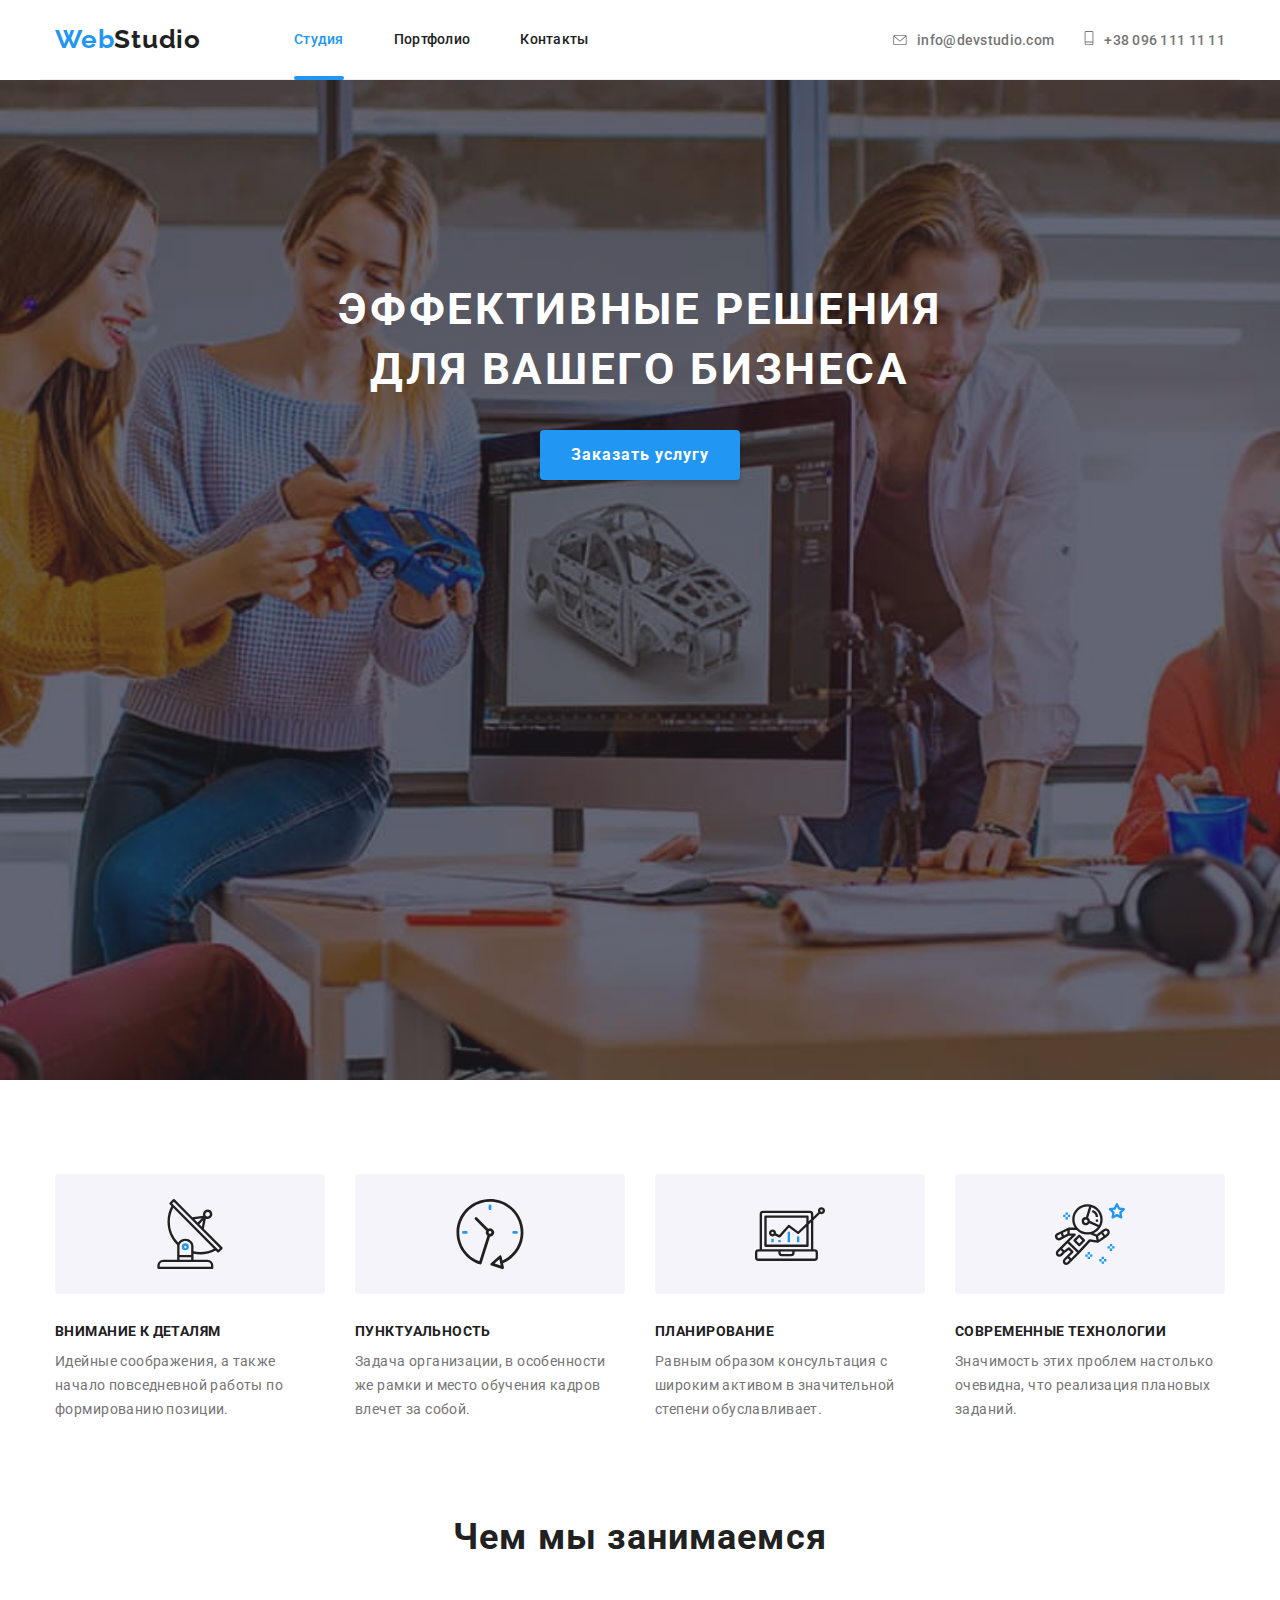
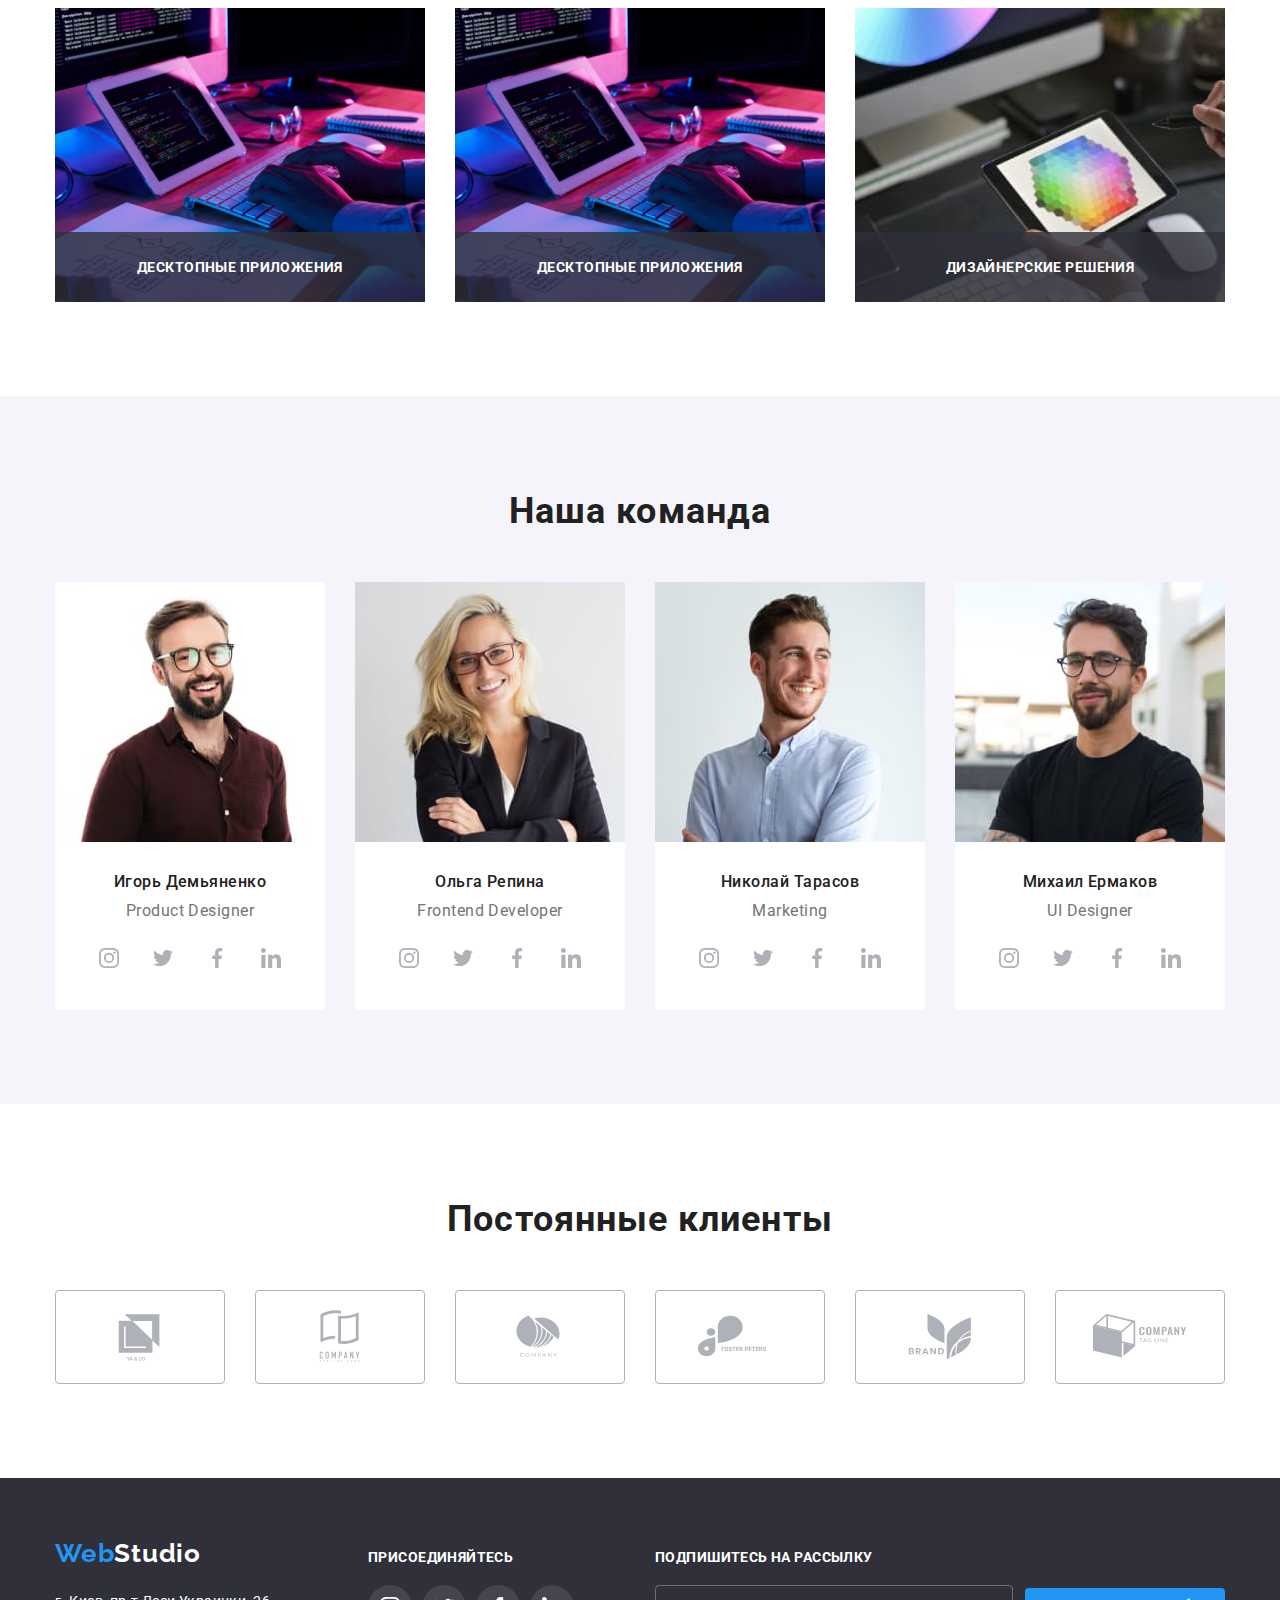
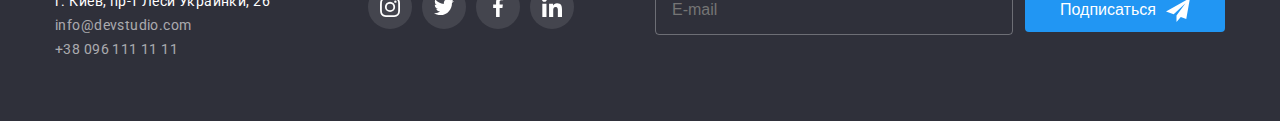
<file: index.html>
<!DOCTYPE html>
<html lang="ru">
<head>
    <meta charset="UTF-8">
    <meta http-equiv="X-UA-Compatible" content="IE=edge">
    <meta name="viewport" content="width=device-width, initial-scale=1.0">
    <title>Document</title>
    <link rel="preconnect" href="https://fonts.googleapis.com">
    <link rel="preconnect" href="https://fonts.gstatic.com" crossorigin>
    <link rel="preconnect" href="https://fonts.googleapis.com">
    <link rel="preconnect" href="https://fonts.gstatic.com" crossorigin>
    <link href="https://fonts.googleapis.com/css2?family=Raleway:wght@700&family=Roboto:wght@400;500;700;900&display=swap"
        rel="stylesheet">
    <link rel="stylesheet" href="https://cdnjs.cloudflare.com/ajax/libs/modern-normalize/1.1.0/modern-normalize.min.css" integrity="sha512-wpPYUAdjBVSE4KJnH1VR1HeZfpl1ub8YT/NKx4PuQ5NmX2tKuGu6U/JRp5y+Y8XG2tV+wKQpNHVUX03MfMFn9Q==" crossorigin="anonymous" referrerpolicy="no-referrer" />
    <link rel="stylesheet" href="./css/main.min.css">
</head>
<body>
        <!--Header-->
        <header class="header container">
                <nav class="nav">

                    <a class="logo header__logo" href="./index.html"><span class="logo__accent">Web</span>Studio</a>
                    
                    <button class="mob-menu-btn" type="button" data-menu-button>
                        <svg width="40" height="40" 
                        aria-expanded="false" 
                        aria-label="Переключатель мобильного меню"
                            aria-controls="menu-container">
                            <use class="icon-menu" href="./images/symbol-defs.svg#icon-menu_40px"></use>
                            <use class="icon-cross" href="./images/symbol-defs.svg#icon-close_40px"></use>
                        </svg>
                    </button>

                    <div class="menu-container" id="menu-container" data-menu>
                        <ul class="site-nav list">
                            <li class="site-nav__item"><a href="./index.html" class="current-page">Студия</a></li>
                            <li class="site-nav__item"> <a href="./portfolio.html">Портфолио</a></li>
                            <li class="site-nav__item"> <a href="">Контакты</a></li>
                        </ul>
                        <ul class="contacts list">
                            <li class="contacts__item">
                                <a href="mailto:info@devstudio.com" class="contacts__mail"><svg class="contacts__icon envelope">
                                        <use href="./images/symbol-defs.svg#icon-envelope"></use>
                                    </svg>info@devstudio.com</a>
                            </li>
                            <li class="contacts__item">
                                <a href="tel:+380961111111" class="contacts__tel"><svg class="contacts__icon mobile">
                                        <use href="./images/symbol-defs.svg#icon-mobile"></use>
                                    </svg>+38 096 111 11 11</a>
                            </li>
                        </ul>
                        <ul class="list mob-menu-socials">
                            <li class="mob-menu-social-page">
                                <a href="">Instagram</a>
                            </li>
                            <li class="mob-menu-social-page">
                                <a href="">Twitter</a>
                            </li>
                            <li class="mob-menu-social-page">
                                <a href="">Facebook</a>
                            </li>
                            <li class="mob-menu-social-page">
                                <a href="">LinkedIn</a>
                            </li>
                        </ul>
                    </div>
                </nav> 
            
        </header>
    
        <!--Main-->
        <main>
            <!--Hero-->
            <section class="hero">
                <h1 class="hero__title">Эффективные решения<br/> для вашего бизнеса</h1>
                <button class="button" type="button" data-modal-open>Заказать услугу</button>
            </section>
        
            <!--Features-->
            <section class="section">
                <div class="container">
                    <h2 class="visually-hidden">Подход к работе</h2>
                    <ul class="list features">
                        <li class="features__item">
                            <div class="features__icon-box">
                                <svg class="features__icon">
                                    <use href="./images/symbol-defs.svg#icon-antenna"></use>
                                </svg>
                            </div>
                            <h3 class="features__item-title">Внимание к деталям</h3>
                            <p class="features__item-text">Идейные соображения, а также начало повседневной работы по формированию
                                позиции.</p>
                        </li>
                        <li class="features__item">
                            <div class="features__icon-box">
                                <svg class="features__icon">
                                    <use href="./images/symbol-defs.svg#icon-clock"></use>
                                </svg>
                            </div>
                            <h3 class="features__item-title">Пунктуальность</h3>
                            <p class="features__item-text">Задача организации, в особенности же рамки и место обучения кадров влечет
                                за собой.</p>
                        </li>
                        <li class="features__item">
                            <div class="features__icon-box">
                                <svg class="features__icon">
                                    <use href="./images/symbol-defs.svg#icon-diagram"></use>
                                </svg>
                            </div>
                            <h3 class="features__item-title">Планирование</h3>
                            <p class="features__item-text">Равным образом консультация с широким активом в значительной степени
                                обуславливает.</p>
                        </li>
                        <li class="features__item">
                            <div class="features__icon-box">
                                <svg class="features__icon">
                                    <use href="./images/symbol-defs.svg#icon-astronaut"></use>
                                </svg>
                            </div>
                            <h3 class="features__item-title">Современные технологии</h3>
                            <p class="features__item-text">Значимость этих проблем настолько очевидна, что реализация плановых
                                заданий.</p>
                        </li>
                    </ul>
                </div>
            </section>
        
            <!--Чем мы занимаемся-->
            <section class="section work-examples">
                <div class="container">
                    <h2 class="section__title">Чем мы занимаемся</h2>
                    <ul class="list work-examples__list">
                        <li class="work-examples__item">
                            <div class="work-examples__card">
                                <picture>
                                    <source srcset="
                                    ./images/works1.jpg 1x,
                                    ./images/works1_2x.jpg 2x" media="(min-width: 1200px)" />
                                
                                    <img src="./images/works1_2x.jpg" alt="programer-working-his-desk-office" width="370px" />
                                </picture>
                                
                                <p class="work-examples__text">Десктопные приложения</p> 
                            </div>
                        </li>
                        <li class="work-examples__item">
                                <div class="work-examples__card">
                                    <picture>
                                        <source srcset="
                                        ./images/works1_2x.jpg 1x,
                                        ./images/works2_2x.jpg 2x" 
                                        media="(min-width: 1200px)" />
                                    
                                        <img src="./images/works2_2x.jpg" alt="designers-are-developing-application" width="370px" />
                                    </picture>
                                    
                                    <p class="work-examples__text">Десктопные приложения</p>
                                </div>
                        </li>
                        <li class="work-examples__item">
                            <div class="work-examples__card">
                                <picture>
                                    <source srcset="
                                    ./images/works3.jpg 1x,
                                    ./images/works3_2x.jpg 2x" 
                                    media="(min-width: 1200px)" />
                                
                                    <img src="./images/works3_2x.jpg" alt="creative-artist" width="370px" />
                                </picture>

                                <p class="work-examples__text">Дизайнерские решения</p>
                            </div>
                        </li>
                    </ul>
                </div>
            </section>
        
            <!--Наша команда-->
            <section class="section team">
                <div class="container">
                    <h2 class="section__title">Наша команда</h2>
                    <ul class="list team__list">
                        <li class="teammember">
                            <picture>
                                <source srcset="
                                                            ./images/team1_desktop.jpg 1x,
                                                            ./images/team1_desktop_2x.jpg 2x" media="(min-width: 1200px)" />
                                <source srcset="
                                                            ./images/team1_tablet.jpg 1x,
                                                            ./images/team1_tablet_2x.jpg 2x" media="(min-width: 768px)" />
                                <source srcset="
                                                            ./images/team1_mob.jpg 1x,
                                                            ./images/team1_mob_2x.jpg 2x" media="(min-width: 480px)" />
                            
                                <img src="./images/team1_mob_2x.jpg" alt="Игорь Демьяненко" width="450px" />
                            </picture>

                            <div class="teammember__card">
                                <h3 class="teammember__name">Игорь Демьяненко</h3>
                                <p class="teammember__role" lang="en">Product Designer</p>
                                <ul class="list socials teammember__socials">
                                    <li class="socials__item">
                                        <a href="" class="socials__icon-box">
                                            <svg class="socials__icon">
                                                <use href="./images/symbol-defs.svg#icon-instagram"></use>
                                            </svg>
                                        </a>
                                    </li>
                                    <li class="socials__item">
                                        <a href="" class="socials__icon-box">
                                            <svg class="socials__icon">
                                                <use href="./images/symbol-defs.svg#icon-twitter"></use>
                                            </svg>
                                        </a>
                                    </li>
                                    <li class="socials__item">
                                        <a href="" class="socials__icon-box">
                                            <svg class="socials__icon">
                                                <use href="./images/symbol-defs.svg#icon-facebook"></use>
                                            </svg>
                                        </a>
                                    </li>
                                    <li class="socials__item">
                                        <a href="" class="socials__icon-box">
                                            <svg class="socials__icon">
                                                <use href="./images/symbol-defs.svg#icon-linkedin"></use>
                                            </svg>
                                        </a>
                                    </li>
                                </ul>
                            </div>
                        </li>
                        <li class="teammember">
                            <picture>
                                <source srcset="
                                                                                        ./images/team2_desktop.jpg 1x,
                                                                                        ./images/team2_desktop_2x.jpg 2x"
                                    media="(min-width: 1200px)" />
                                <source srcset="
                                                                                        ./images/team2_tablet.jpg 1x,
                                                                                        ./images/team2_tablet_2x.jpg 2x"
                                    media="(min-width: 768px)" />
                                <source srcset="
                                                                                        ./images/team2_mob.jpg 1x,
                                                                                        ./images/team2_mob_2x.jpg 2x" media="(min-width: 480px)" />
                            
                                <img src="./images/team2_mob_2x.jpg" alt="Ольга Репина" width="450px" />
                            </picture>

                            <div class="teammember__card">
                            <h3 class="teammember__name">Ольга Репина</h3>
                            <p class="teammember__role" lang="en">Frontend Developer</p>
                            <ul class="list socials teammember__socials">
                                <li class="socials__item">
                                    <a href="" class="socials__icon-box">
                                        <svg class="socials__icon">
                                            <use href="./images/symbol-defs.svg#icon-instagram"></use>
                                        </svg>
                                    </a>
                                </li>
                                <li class="socials__item">
                                    <a href="" class="socials__icon-box">
                                        <svg class="socials__icon">
                                            <use href="./images/symbol-defs.svg#icon-twitter"></use>
                                        </svg>
                                    </a>
                                </li>
                                <li class="socials__item">
                                    <a href="" class="socials__icon-box">
                                        <svg class="socials__icon">
                                            <use href="./images/symbol-defs.svg#icon-facebook"></use>
                                        </svg>
                                    </a>
                                </li>
                                <li class="socials__item">
                                    <a href="" class="socials__icon-box">
                                        <svg class="socials__icon">
                                            <use href="./images/symbol-defs.svg#icon-linkedin"></use>
                                        </svg>
                                    </a>
                                </li>
                            </ul>
                            </div>
                        </li>
                        <li class="teammember">
                            <picture>
                                <source srcset="
                                                                                        ./images/team3_desktop.jpg 1x,
                                                                                        ./images/team3_desktop_2x.jpg 2x"
                                    media="(min-width: 1200px)" />
                                <source srcset="
                                                                                        ./images/team3_tablet.jpg 1x,
                                                                                        ./images/team3_tablet_2x.jpg 2x"
                                    media="(min-width: 768px)" />
                                <source srcset="
                                                                                        ./images/team3_mob.jpg 1x,
                                                                                        ./images/team3_mob_2x.jpg 2x" media="(min-width: 480px)" />
                            
                                <img src="./images/team3_mob_2x.jpg" alt="Николай Тарасов" width="450px" />
                            </picture>
                            <div class="teammember__card">
                            <h3 class="teammember__name">Николай Тарасов</h3>
                            <p class="teammember__role" lang="en">Marketing</p>
                            <ul class="list socials teammember__socials">
                                <li class="socials__item">
                                    <a href="" class="socials__icon-box">
                                        <svg class="socials__icon">
                                            <use href="./images/symbol-defs.svg#icon-instagram"></use>
                                        </svg>
                                    </a>
                                </li>
                                <li class="socials__item">
                                    <a href="" class="socials__icon-box">
                                        <svg class="socials__icon">
                                            <use href="./images/symbol-defs.svg#icon-twitter"></use>
                                        </svg>
                                    </a>
                                </li>
                                <li class="socials__item">
                                    <a href="" class="socials__icon-box">
                                        <svg class="socials__icon">
                                            <use href="./images/symbol-defs.svg#icon-facebook"></use>
                                        </svg>
                                    </a>
                                </li>
                                <li class="socials__item">
                                    <a href="" class="socials__icon-box">
                                        <svg class="socials__icon">
                                            <use href="./images/symbol-defs.svg#icon-linkedin"></use>
                                        </svg>
                                    </a>
                                </li>
                            </ul>
                            </div>
                        </li>
                        <li class="teammember">
                            <picture>
                                <source srcset="
                                                                                        ./images/team4_desktop.jpg 1x,
                                                                                        ./images/team4_desktop_2x.jpg 2x"
                                    media="(min-width: 1200px)" />
                                <source srcset="
                                                                                        ./images/team4_tablet.jpg 1x,
                                                                                        ./images/team4_tablet_2x.jpg 2x"
                                    media="(min-width: 768px)" />
                                <source srcset="
                                                                                        ./images/team4_mob.jpg 1x,
                                                                                        ./images/team4_mob_2x.jpg 2x" media="(min-width: 480px)" />
                            
                                <img src="./images/team4_mob_2x.jpg" alt="Михаил Ермаков" width="450px" />
                            </picture>
                            <div class="teammember__card">
                            <h3 class="teammember__name">Михаил Ермаков</h3>
                            <p class="teammember__role" lang="en">UI Designer</p>
                            <ul class="list socials teammember__socials">
                                <li class="socials__item">
                                    <a href="" class="socials__icon-box">
                                        <svg class="socials__icon">
                                            <use href="./images/symbol-defs.svg#icon-instagram"></use>
                                        </svg>
                                    </a>
                                </li>
                                <li class="socials__item">
                                    <a href="" class="socials__icon-box">
                                        <svg class="socials__icon">
                                            <use href="./images/symbol-defs.svg#icon-twitter"></use>
                                        </svg>
                                    </a>
                                </li>
                                <li class="socials__item">
                                    <a href="" class="socials__icon-box">
                                        <svg class="socials__icon">
                                            <use href="./images/symbol-defs.svg#icon-facebook"></use>
                                        </svg>
                                    </a>
                                </li>
                                <li class="socials__item">
                                    <a href="" class="socials__icon-box">
                                        <svg class="socials__icon">
                                            <use href="./images/symbol-defs.svg#icon-linkedin"></use>
                                        </svg>
                                    </a>
                                </li>
                            </ul>
                            </div>
                        </li>
                    </ul>
                </div>
            </section>

            <!-- Clients -->
            <section class="section clients">
                <div class="container">
                    <h2 class="section__title">Постоянные клиенты</h2>
                    <ul class="list clients__list">
                        <li class="client">
                            <a href="" class="client__icon-box">
                                <svg class="client__icon">
                                    <use href="./images/symbol-defs.svg#icon-Logo1"></use>
                                </svg>
                            </a>
                        </li>
                        <li class="client">
                            <a href="" class="client__icon-box">
                                <svg class="client__icon">
                                    <use href="./images/symbol-defs.svg#icon-Logo2"></use>
                                </svg>
                            </a>
                        </li>
                        <li class="client">
                            <a href="" class="client__icon-box">
                                <svg class="client__icon">
                                    <use href="./images/symbol-defs.svg#icon-Logo3"></use>
                                </svg>
                            </a>
                        </li>
                        <li class="client">
                            <a href="" class="client__icon-box">
                                <svg class="client__icon">
                                    <use href="./images/symbol-defs.svg#icon-Logo4"></use>
                                </svg>
                            </a>
                        </li>
                        <li class="client">
                            <a href="" class="client__icon-box">
                                <svg class="client__icon">
                                    <use href="./images/symbol-defs.svg#icon-Logo5"></use>
                                </svg>
                            </a>
                        </li>
                        <li class="client">
                            <a href="" class="client__icon-box">
                                <svg class="client__icon">
                                    <use href="./images/symbol-defs.svg#icon-Logo6"></use>
                                </svg>
                            </a>
                        </li>
                    </ul>
                </div>
            </section>
        </main>
        
        
        <!--Footer-->
        
        <footer class="footer">
            <div class="container footer__container">
                <div class="footer__item-first">
                    <a class="logo footer__logo" href="./index.html"> <span class="logo__accent">Web</span>Studio</a>
                    <address class="address">
                        <ul class="list address__list">
                            <li> <a target="_blank" rel="noopener noreferrer" href="https://bit.ly/3ynFUaX"
                                    class="address__post">г. Киев, пр-т Леси Украинки, 26</a></li>
                            <li> <a href="mailto:info@devstudio.com" class="address__contacts">info@devstudio.com</a></li>
                            <li> <a href="tel:+380961111111" class="address__contacts">+38 096 111 11 11</a></li>
                        </ul>
                    </address>
                </div>
                <div class="footer__item">
                    <p class="footer__heading">присоединяйтесь</p>
                    <ul class="list socials footer__socials">
                        <li class="socials__item">
                            <a href="" class="socials__icon-box socials__icon-box--footer">
                                <svg class="socials__icon socials__icon--footer">
                                    <use href="./images/symbol-defs.svg#icon-instagram"></use>
                                </svg>
                            </a>
                        </li>
                        <li class="socials__item">
                            <a href="" class="socials__icon-box socials__icon-box--footer">
                                <svg class="socials__icon socials__icon--footer">
                                    <use href="./images/symbol-defs.svg#icon-twitter"></use>
                                </svg>
                            </a>
                        </li>
                        <li class="socials__item">
                            <a href="" class="socials__icon-box socials__icon-box--footer">
                                <svg class="socials__icon socials__icon--footer">
                                    <use href="./images/symbol-defs.svg#icon-facebook"></use>
                                </svg>
                            </a>
                        </li>
                        <li class="socials__item">
                            <a href="" class="socials__icon-box socials__icon-box--footer">
                                <svg class="socials__icon socials__icon--footer">
                                    <use href="./images/symbol-defs.svg#icon-linkedin"></use>
                                </svg>
                            </a>
                        </li>
                    </ul>
                </div>
                <div class="footer__item-last">
                    <p class="footer__heading">Подпишитесь на рассылку</p>
                    <form class="subscribe">
                        <label>
                            <input type="email" name="email" class="subscribe__mail" placeholder="E-mail">
                        </label>
                        <button type="submit" class="subscribe__button">
                            Подписаться
                            <svg class="subscribe__icon">
                                <use href="./images/symbol-defs.svg#icon-iconsend"></use>
                            </svg>
                        </button>
                    </form>
                </div>
            </div>
        </footer>
        
        <!--Backdrop-->

        <div class="backdrop is-hidden" data-modal>
            <div class="modal">
                <form class="form">
                    <p class="form__name">Оставьте свои данные, мы вам перезвоним</p>
                    <button type="button" class="form__close-btn" data-modal-close>
                        <svg class="form__close-icon">
                            <use href="./images/symbol-defs.svg#icon-close-black-18dp"></use>
                        </svg>
                    </button>
                        <label class="form__label">Имя
                        <span class="form__wrap">
                            <input class="form__input" type="text" name="name" autofocus>
                            <svg class="form__icon">
                                <use href="./images/icons.svg#icon-person-black"></use>
                            </svg>
                        </span>
                    </label>
                    <label class="form__label">Телефон
                        <span class="form__wrap">
                        <input class="form__input" type="tel" name="tel">
                            <svg class="form__icon">
                                <use href="./images/icons.svg#icon-phone-black"></use>
                            </svg>
                        </span>
                    </label>
                    <label class="form__label">Почта
                        <span class="form__wrap">
                            <input class="form__input" type="email" name="email" placeholder=" ">
                            <svg class="form__icon">
                                <use href="./images/icons.svg#icon-email-black"></use>
                            </svg>
                        </span>
                    </label>
                    <label class="form__label">Комментарий
                        <textarea class="form__text" name="comment" cols="30" rows="10" placeholder="Введите текст"></textarea>
                    </label>

                    <input class="form__check visually-hidden" type="checkbox" name="check-input" id="checkbox">
                    <label for="checkbox" class="form__checkbox">Соглашаюсь с рассылкой и принимаю 
                        <a class="form__contract" href="">&nbspУсловия договора</a>
                    </label>

                    <button class="button form__submit-btn" type="submit">Отправить</button>
                </form>
                
            </div>
        </div>
        <script src="./js/modal.js"></script>
        <script src="./js/menu.js"></script>
</body>
</html>
</file>
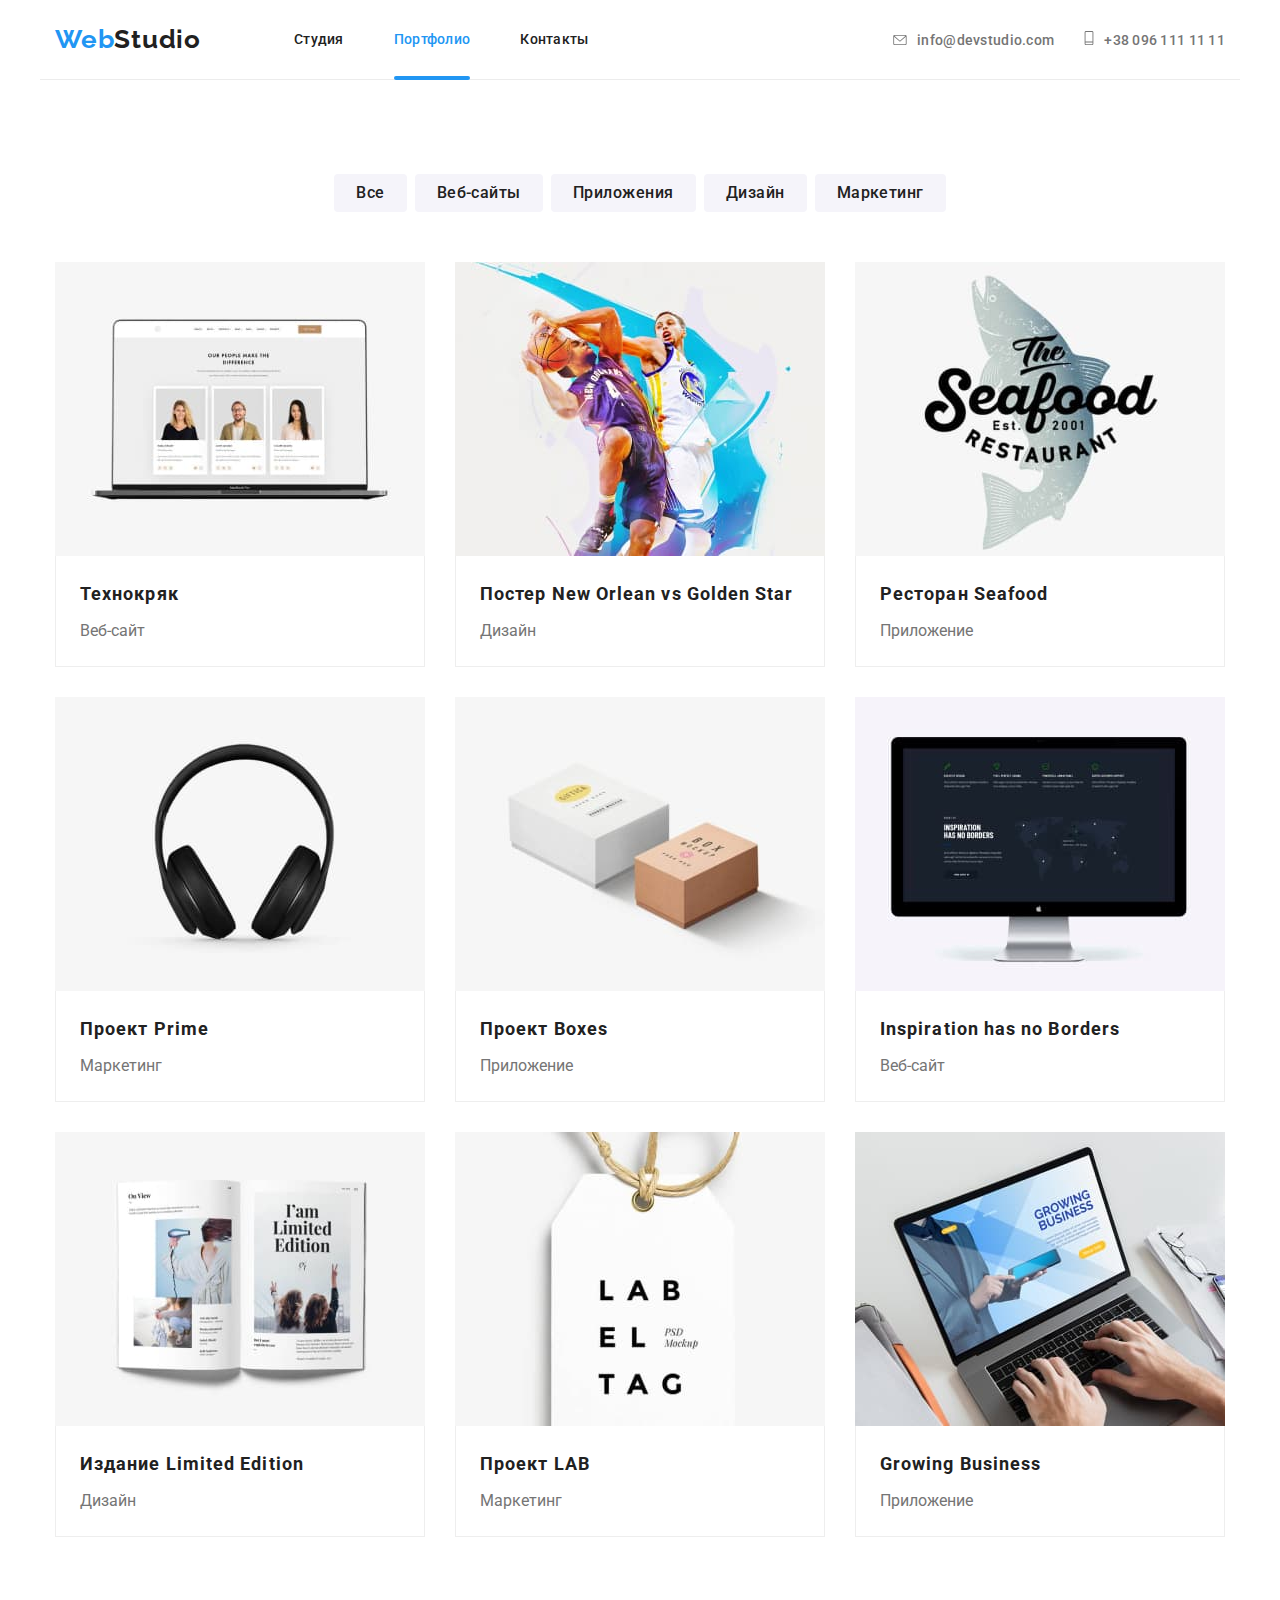
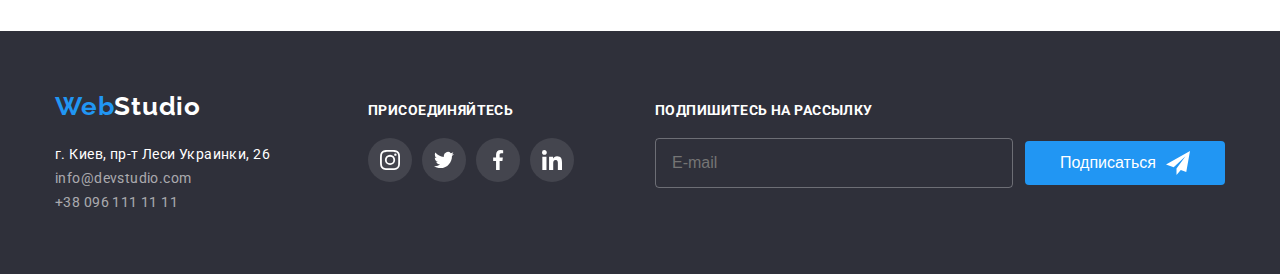
<file: portfolio.html>
<!DOCTYPE html>
<html lang="ru">

<head>
    <meta charset="UTF-8">
    <meta http-equiv="X-UA-Compatible" content="IE=edge">
    <meta name="viewport" content="width=device-width, initial-scale=1.0">
    <title>Document</title>
    <link rel="preconnect" href="https://fonts.googleapis.com">
    <link rel="preconnect" href="https://fonts.gstatic.com" crossorigin>
    <link rel="preconnect" href="https://fonts.googleapis.com">
    <link rel="preconnect" href="https://fonts.gstatic.com" crossorigin>
    <link
        href="https://fonts.googleapis.com/css2?family=Raleway:wght@700&family=Roboto:wght@400;500;700;900&display=swap"
        rel="stylesheet">
    <link rel="stylesheet" href="./css/main.min.css">
</head>

<body>
        <!--Header-->

<header class="header container">
    <nav class="nav">

        <a class="logo header__logo" href="./index.html"><span class="logo__accent">Web</span>Studio</a>

        <button class="mob-menu-btn" type="button" data-menu-button>
            <svg width="40" height="40" aria-expanded="false" aria-label="Переключатель мобильного меню"
                aria-controls="menu-container">
                <use class="icon-menu" href="./images/symbol-defs.svg#icon-menu_40px"></use>
                <use class="icon-cross" href="./images/symbol-defs.svg#icon-close_40px"></use>
            </svg>
        </button>

        <div class="menu-container" id="menu-container" data-menu>
            <ul class="site-nav list">
                <li class="site-nav__item"><a href="./index.html">Студия</a></li>
                <li class="site-nav__item"> <a href="./portfolio.html" class="current-page">Портфолио</a></li>
                <li class="site-nav__item"> <a href="">Контакты</a></li>
            </ul>
            <ul class="contacts list">
                <li class="contacts__item">
                    <a href="mailto:info@devstudio.com" class="contacts__mail"><svg class="contacts__icon envelope">
                            <use href="./images/symbol-defs.svg#icon-envelope"></use>
                        </svg>info@devstudio.com</a>
                </li>
                <li class="contacts__item">
                    <a href="tel:+380961111111" class="contacts__tel"><svg class="contacts__icon mobile">
                            <use href="./images/symbol-defs.svg#icon-mobile"></use>
                        </svg>+38 096 111 11 11</a>
                </li>
            </ul>
            <ul class="list mob-menu-socials">
                <li class="mob-menu-social-page">
                    <a href="">Instagram</a>
                </li>
                <li class="mob-menu-social-page">
                    <a href="">Twitter</a>
                </li>
                <li class="mob-menu-social-page">
                    <a href="">Facebook</a>
                </li>
                <li class="mob-menu-social-page">
                    <a href="">LinkedIn</a>
                </li>
            </ul>
        </div>
    </nav>

</header>

    
    <!--Main-->
    <main>
        <section class="section portfolio">
            <div class="container">
                <h1 hidden>
                    Наши работы
                </h1>
                    <ul class="list portfolio__nav">
                        <li><button class="portfolio__type" type="button">Все</button></li>
                        <li><button class="portfolio__type" type="button">Веб-сайты</button></li>
                        <li><button class="portfolio__type" type="button">Приложения</button></li>
                        <li><button class="portfolio__type" type="button">Дизайн</button></li>
                        <li><button class="portfolio__type" type="button">Маркетинг</button></li>
                    </ul>
                
                <ul class="portfolio__list list">
                    
                    <li class="portfolio__card card">
                            <a href="" class="card__link">
                                <div class="card__top-wrap">
                                    <picture>
                                        <source srcset="
                                        ./images/portfolio1_desktop.jpg 1x,
                                        ./images/portfolio1_desktop_2x.jpg 2x"
                                        media="(min-width: 1200px)"
                                        />
                                        <source srcset="
                                        ./images/portfolio1_tablet.jpg 1x,
                                        ./images/portfolio1_tablet_2x.jpg 2x" 
                                        media="(min-width: 768px)" 
                                        />
                                        <source srcset="
                                        ./images/portfolio1_mob.jpg 1x,
                                        ./images/portfolio1_mob_2x.jpg 2x" 
                                        media="(min-width: 480px)" />

                                        <img src="./images/portfolio1_mob.jpg" alt="Технокряк"
                                        width="450px"
                                        />
                                    </picture>
                                    <p class="card__top-text">
                                        Ресурс предлагает комплексные предложения с разным уровнем функционала и сервисов. Все это позволит посетителю получить
                                        исчерпывающие сведения о компании или частном лице.
                                    </p>
                                </div>    
                                <div class="card__bottom-text">
                                    <h2>Технокряк</h2>
                                    <p class="card__type">Веб-сайт</p>
                                </div>
                            </a>   
                    </li>
                    
                    <li class="portfolio__card card">
                        <a href="" class="card__link">
                            <div class="card__top-wrap">
                                <picture>
                                    <source srcset="
                                                                        ./images/portfolio2_desktop.jpg 1x,
                                                                        ./images/portfolio2_desktop_2x.jpg 2x" media="(min-width: 1200px)" />
                                    <source srcset="
                                                                        ./images/portfolio2_tablet.jpg 1x,
                                                                        ./images/portfolio2_tablet_2x.jpg 2x" media="(min-width: 768px)" />
                                    <source srcset="
                                                                        ./images/portfolio2_mob.jpg 1x,
                                                                        ./images/portfolio2_mob_2x.jpg 2x" media="(min-width: 480px)" />
                                
                                    <img src="./images/portfolio2_mob.jpg" alt="Постер New Orlean vs Golden Star" width="450px" />
                                </picture>
                            
                            <p class="card__top-text">
                                Ресурс предлагает комплексные предложения с разным уровнем функционала и сервисов. Все это позволит посетителю
                                получить
                                исчерпывающие сведения о компании или частном лице.
                            </p>
                        </div>
                            <div class="card__bottom-text">
                            <h2>Постер New Orlean vs Golden Star</h2>
                            <p class="card__type">Дизайн</p>
                        </div>
                        </a>
                    </li>
                
                    <li class="portfolio__card card">
                    <a href="" class="card__link">
                    <div class="card__top-wrap">
                        <picture>
                            <source srcset="
                                                                                                ./images/portfolio3_desktop.jpg 1x,
                                                                                                ./images/portfolio3_desktop_2x.jpg 2x"
                                media="(min-width: 1200px)" />
                            <source srcset="
                                                                                                ./images/portfolio3_tablet.jpg 1x,
                                                                                                ./images/portfolio3_tablet_2x.jpg 2x"
                                media="(min-width: 768px)" />
                            <source srcset="
                                                                                                ./images/portfolio3_mob.jpg 1x,
                                                                                                ./images/portfolio3_mob_2x.jpg 2x"
                                media="(min-width: 480px)" />
                        
                            <img src="./images/portfolio3_mob_2x.jpg" alt="Ресторан Seafood" width="450px" />
                        </picture>

                        <p class="card__top-text">
                            Ресурс предлагает комплексные предложения с разным уровнем функционала и сервисов. Все это позволит посетителю
                            получить
                            исчерпывающие сведения о компании или частном лице.
                        </p>
                    </div>
                    <div class="card__bottom-text">
                        <h2>Ресторан Seafood</h2>
                        <p class="card__type">Приложение</p>
                    </div>
                    </a>
                </li>
                <li class="portfolio__card card">
                    <a href="" class="card__link">
                    <div class="card__top-wrap">
                        <picture>
                            <source srcset="
                                ./images/portfolio4_desktop.jpg 1x,
                                ./images/portfolio4_desktop_2x.jpg 2x"
                                media="(min-width: 1200px)" />
                            <source srcset="
                                ./images/portfolio4_tablet.jpg 1x,
                                ./images/portfolio4_tablet_2x.jpg 2x"
                                media="(min-width: 768px)" />
                            <source srcset="
                                ./images/portfolio4_mob.jpg 1x,
                                ./images/portfolio4_mob_2x.jpg 2x"
                                media="(min-width: 480px)" />
                        
                            <img src="./images/portfolio4_mob_2x.jpg" alt="Проект Prime" width="450px" />
                        </picture>

                        <p class="card__top-text">
                            Ресурс предлагает комплексные предложения с разным уровнем функционала и сервисов. Все это позволит посетителю
                            получить
                            исчерпывающие сведения о компании или частном лице.
                        </p>
                    </div>
                    <div class="card__bottom-text">
                        <h2>Проект Prime</h2>
                        <p class="card__type">Маркетинг</p>
                    </div>
                    </a>
                </li>
                <li class="portfolio__card card">
                    <a href="" class="card__link">
                    <div class="card__top-wrap">
                        <picture>
                            <source srcset="
                                                                                                ./images/portfolio5_desktop.jpg 1x,
                                                                                                ./images/portfolio5_desktop_2x.jpg 2x"
                                media="(min-width: 1200px)" />
                            <source srcset="
                                                                                                ./images/portfolio5_tablet.jpg 1x,
                                                                                                ./images/portfolio5_tablet_2x.jpg 2x"
                                media="(min-width: 768px)" />
                            <source srcset="
                                                                                                ./images/portfolio5_mob.jpg 1x,
                                                                                                ./images/portfolio5_mob_2x.jpg 2x"
                                media="(min-width: 480px)" />
                        
                            <img src="./images/portfolio5_mob_2x.jpg" alt="Проект Boxes" width="450px" />
                        </picture>

                        <p class="card__top-text">
                            Ресурс предлагает комплексные предложения с разным уровнем функционала и сервисов. Все это позволит посетителю
                            получить
                            исчерпывающие сведения о компании или частном лице.
                        </p>
                    </div>
                    <div class="card__bottom-text">
                        <h2>Проект Boxes</h2>
                        <p class="card__type">Приложение</p>
                    </div>
                    </a>
                </li>
                <li class="portfolio__card card">
                    <a href="" class="card__link">
                    <div class="card__top-wrap">
                        <picture>
                            <source srcset="
                                                                                                ./images/portfolio6_desktop.jpg 1x,
                                                                                                ./images/portfolio6_desktop_2x.jpg 2x"
                                media="(min-width: 1200px)" />
                            <source srcset="
                                                                                                ./images/portfolio6_tablet.jpg 1x,
                                                                                                ./images/portfolio6_tablet_2x.jpg 2x"
                                media="(min-width: 768px)" />
                            <source srcset="
                                                                                                ./images/portfolio6_mob.jpg 1x,
                                                                                                ./images/portfolio6_mob_2x.jpg 2x"
                                media="(min-width: 480px)" />
                        
                            <img src="./images/portfolio6_mob_2x.jpg" alt="Inspiration has no Borders" width="450px" />
                        </picture>

                        <p class="card__top-text">
                            Ресурс предлагает комплексные предложения с разным уровнем функционала и сервисов. Все это позволит посетителю
                            получить
                            исчерпывающие сведения о компании или частном лице.
                        </p>
                    </div>
                    <div class="card__bottom-text">
                        <h2>Inspiration has no Borders</h2>
                        <p class="card__type">Веб-сайт</p>
                        </div>
                        </a>
                </li>
                <li class="portfolio__card card">
                    <a href="" class="card__link">
                    <div class="card__top-wrap">
                        <picture>
                            <source srcset="
                                                                                                ./images/portfolio7_desktop.jpg 1x,
                                                                                                ./images/portfolio7_desktop_2x.jpg 2x"
                                media="(min-width: 1200px)" />
                            <source srcset="
                                                                                                ./images/portfolio7_tablet.jpg 1x,
                                                                                                ./images/portfolio7_tablet_2x.jpg 2x"
                                media="(min-width: 768px)" />
                            <source srcset="
                                                                                                ./images/portfolio7_mob.jpg 1x,
                                                                                                ./images/portfolio7_mob_2x.jpg 2x"
                                media="(min-width: 480px)" />
                        
                            <img src="./images/portfolio7_mob_2x.jpg" alt="Издание Limited Edition"" width="450px" />
                        </picture>

                        <p class="card__top-text">
                            Ресурс предлагает комплексные предложения с разным уровнем функционала и сервисов. Все это позволит посетителю
                            получить
                            исчерпывающие сведения о компании или частном лице.
                        </p>
                    </div>
                    <div class="card__bottom-text">
                        <h2>Издание Limited Edition</h2>
                        <p class="card__type">Дизайн</p>
                    </div>
                    </a>
                </li>
                    <li class="portfolio__card card">
                        <a href="" class="card__link">
                            <div class="card__top-wrap">
                            <picture>
                                <source srcset="
                                                                                                    ./images/portfolio8_desktop.jpg 1x,
                                                                                                    ./images/portfolio8_desktop_2x.jpg 2x"
                                    media="(min-width: 1200px)" />
                                <source srcset="
                                                                                                    ./images/portfolio8_tablet.jpg 1x,
                                                                                                    ./images/portfolio8_tablet_2x.jpg 2x"
                                    media="(min-width: 768px)" />
                                <source srcset="
                                                                                                    ./images/portfolio8_mob.jpg 1x,
                                                                                                    ./images/portfolio8_mob_2x.jpg 2x"
                                    media="(min-width: 480px)" />
                            
                                <img src="./images/portfolio8_mob_2x.jpg" alt="Проект LAB" width="450px" />
                            </picture>

                            <p class="card__top-text">
                                Ресурс предлагает комплексные предложения с разным уровнем функционала и сервисов. Все это позволит посетителю
                                получить
                                исчерпывающие сведения о компании или частном лице.
                            </p>
                        </div>
                        <div class="card__bottom-text">
                        <h2>Проект LAB</h2>
                        <p class="card__type">Маркетинг</p>
                    </div>
                    </a>
                </li>
                <li class="portfolio__card card">
                    <a href="" class="card__link">
                    <div class="card__top-wrap">
                        <picture>
                            <source srcset="
                                                                                                ./images/portfolio9_desktop.jpg 1x,
                                                                                                ./images/portfolio9_desktop_2x.jpg 2x"
                                media="(min-width: 1200px)" />
                            <source srcset="
                                                                                                ./images/portfolio9_tablet.jpg 1x,
                                                                                                ./images/portfolio9_tablet_2x.jpg 2x"
                                media="(min-width: 768px)" />
                            <source srcset="
                                                                                                ./images/portfolio9_mob.jpg 1x,
                                                                                                ./images/portfolio9_mob_2x.jpg 2x"
                                media="(min-width: 480px)" />
                        
                            <img src="./images/portfolio9_mob_2x.jpg" alt="Growing Business" width="450px" />
                        </picture>

                        <p class="card__top-text">
                            Ресурс предлагает комплексные предложения с разным уровнем функционала и сервисов. Все это позволит посетителю
                            получить
                            исчерпывающие сведения о компании или частном лице.
                        </p>
                    </div>
                        <div class="card__bottom-text">
                            <h2>Growing Business</h2>
                            <p class="card__type">Приложение</p>
                        </div>
                    </a>
                </li>
                
                </ul>
            </div>
        </section>
    </main>
    
        <!--Footer-->
<footer class="footer">
    <div class="container footer__container">
        <div class="footer__item-first">
            <a class="logo footer__logo" href="./index.html"> <span class="logo__accent">Web</span>Studio</a>
            <address class="address">
                <ul class="list address__list">
                    <li> <a target="_blank" rel="noopener noreferrer" href="https://bit.ly/3ynFUaX"
                            class="address__post">г. Киев, пр-т Леси Украинки, 26</a></li>
                    <li> <a href="mailto:info@devstudio.com" class="address__contacts">info@devstudio.com</a></li>
                    <li> <a href="tel:+380961111111" class="address__contacts">+38 096 111 11 11</a></li>
                </ul>
            </address>
        </div>
        <div class="footer__item">
            <p class="footer__heading">присоединяйтесь</p>
            <ul class="list socials footer__socials">
                <li class="socials__item">
                    <a href="" class="socials__icon-box socials__icon-box--footer">
                        <svg class="socials__icon socials__icon--footer">
                            <use href="./images/symbol-defs.svg#icon-instagram"></use>
                        </svg>
                    </a>
                </li>
                <li class="socials__item">
                    <a href="" class="socials__icon-box socials__icon-box--footer">
                        <svg class="socials__icon socials__icon--footer">
                            <use href="./images/symbol-defs.svg#icon-twitter"></use>
                        </svg>
                    </a>
                </li>
                <li class="socials__item">
                    <a href="" class="socials__icon-box socials__icon-box--footer">
                        <svg class="socials__icon socials__icon--footer">
                            <use href="./images/symbol-defs.svg#icon-facebook"></use>
                        </svg>
                    </a>
                </li>
                <li class="socials__item">
                    <a href="" class="socials__icon-box socials__icon-box--footer">
                        <svg class="socials__icon socials__icon--footer">
                            <use href="./images/symbol-defs.svg#icon-linkedin"></use>
                        </svg>
                    </a>
                </li>
            </ul>
        </div>
        <div class="footer__item-last">
            <p class="footer__heading">Подпишитесь на рассылку</p>
            <form class="subscribe">
                <label>
                    <input type="email" name="email" class="subscribe__mail" placeholder="E-mail">
                </label>
                <button type="submit" class="subscribe__button">
                    Подписаться
                    <svg class="subscribe__icon">
                        <use href="./images/symbol-defs.svg#icon-iconsend"></use>
                    </svg>
                </button>
            </form>
        </div>
    </div>
</footer>

<script src="./js/menu.js"></script>
</body>
</html>
</file>
<file: css/main.min.css>
:root{--primary-text-color: #757575;--title-text-color: #212121;--accent-color: #2196F3;--first-background-color: #2F303A;--second-background-color: #F5F4FA;--color-icons: #AFB1B8}.visually-hidden{position:absolute;width:1px;height:1px;margin:-1px;border:0;padding:0;white-space:nowrap;-webkit-clip-path:inset(100%);clip-path:inset(100%);clip:rect(0 0 0 0);overflow:hidden}body{margin:0;background-color:#fff;color:var(--primary-text-color);font-family:"Roboto",sans-serif}.list{list-style:none;padding:0;margin:0}a{text-decoration:none;color:currentColor}h1,h2,h3,h4,p{margin-top:0;margin-bottom:0}.container{max-width:480px;margin-left:auto;margin-right:auto;padding-left:15px;padding-right:15px;-webkit-box-sizing:border-box;box-sizing:border-box}@media screen and (min-width: 768px){.container{max-width:768px}}@media screen and (min-width: 1200px){.container{max-width:1200px}}.section{padding-top:60px;padding-bottom:60px}@media screen and (min-width: 1200px){.section{padding-top:94px;padding-bottom:94px}}.section__title{margin-bottom:50px;font-weight:700;font-size:36px;line-height:1.17;letter-spacing:.03em;text-align:center;color:var(--title-text-color)}img{display:block;max-width:100%;height:auto}.header{border-bottom:1px solid #ececec;position:relative;height:60px}@media screen and (min-width: 768px){.header{height:80px}}.nav{display:-webkit-box;display:-ms-flexbox;display:flex;-webkit-box-align:center;-ms-flex-align:center;align-items:center;height:100%}.header__logo{display:block;font-family:"Raleway";font-weight:700;font-size:26px;line-height:1.19;letter-spacing:.03em;color:var(--title-text-color)}.logo__accent{color:var(--accent-color)}@media screen and (max-width: 767px){.menu-container{position:fixed;top:0;left:0;display:none;-webkit-box-sizing:border-box;box-sizing:border-box}.menu-container.is-open{display:-webkit-box;display:-ms-flexbox;display:flex;-webkit-box-orient:vertical;-webkit-box-direction:normal;-ms-flex-direction:column;flex-direction:column;gap:64px;z-index:1;width:100vw;height:100vh;padding:40px;background-color:#fff}}@media screen and (min-width: 768px){.menu-container{display:-webkit-box;display:-ms-flexbox;display:flex;-webkit-box-pack:justify;-ms-flex-pack:justify;justify-content:space-between;height:100%;width:100%;background-color:#fff}}.mob-menu-btn{display:inline-block;position:absolute;top:10px;right:10px;z-index:2;width:40px;height:40px;margin:0;padding:0;border:none;background-color:rgba(0,0,0,0)}@media screen and (min-width: 768px){.mob-menu-btn{display:none}}.mob-menu-btn .icon-cross{display:none}.mob-menu-btn.is-open .icon-cross{display:block}.mob-menu-btn.is-open .icon-menu{display:none}.site-nav{display:-webkit-box;display:-ms-flexbox;display:flex;-webkit-box-orient:vertical;-webkit-box-direction:normal;-ms-flex-direction:column;flex-direction:column;-webkit-box-align:start;-ms-flex-align:start;align-items:flex-start;gap:32px}@media screen and (max-width: 767px){.site-nav{-webkit-box-flex:1;-ms-flex-positive:1;flex-grow:1}}@media screen and (min-width: 768px){.site-nav{margin-left:68px;-webkit-box-orient:horizontal;-webkit-box-direction:normal;-ms-flex-direction:row;flex-direction:row;-webkit-box-align:center;-ms-flex-align:center;align-items:center;gap:50px}}@media screen and (min-width: 768px)and (min-width: 1200px){.site-nav{margin-left:93px}}@media screen and (min-width: 768px){.site-nav .current-page{color:var(--accent-color)}}@media screen and (min-width: 768px){.site-nav .current-page:after{content:" ";position:absolute;bottom:-33px;display:block;width:100%;height:4px;background:var(--accent-color);border-radius:2px}}.site-nav__item>a{position:relative;display:block;color:var(--title-text-color);-webkit-transition:color 250ms cubic-bezier(0.4, 0, 0.2, 1);transition:color 250ms cubic-bezier(0.4, 0, 0.2, 1);font-weight:500;font-size:40px;line-height:1.175;letter-spacing:.02em}.site-nav__item>a:hover,.site-nav__item>a:focus{color:var(--accent-color)}@media screen and (min-width: 768px){.site-nav__item>a{font-weight:500;font-size:14px;line-height:1.14;letter-spacing:.02em}}.contacts{display:-webkit-box;display:-ms-flexbox;display:flex;-webkit-box-pack:center;-ms-flex-pack:center;justify-content:center;color:var(--primary-text-color)}@media screen and (max-width: 767px){.contacts{-webkit-box-orient:vertical;-webkit-box-direction:reverse;-ms-flex-direction:column-reverse;flex-direction:column-reverse;-webkit-box-align:start;-ms-flex-align:start;align-items:flex-start;gap:32px}}@media screen and (min-width: 768px){.contacts{-webkit-box-orient:vertical;-webkit-box-direction:normal;-ms-flex-direction:column;flex-direction:column;gap:10px}}@media screen and (min-width: 1200px){.contacts{-webkit-box-orient:horizontal;-webkit-box-direction:normal;-ms-flex-direction:row;flex-direction:row;-webkit-box-align:center;-ms-flex-align:center;align-items:center;gap:30px}}@media screen and (max-width: 767px){.contacts__mail{font-weight:500;font-size:24px;line-height:1.1666666667;letter-spacing:.02em}}.contacts__mail:hover,.contacts__mail:focus{color:var(--accent-color)}@media screen and (min-width: 768px){.contacts__mail{font-weight:500;font-size:12px;line-height:1.1666666667;letter-spacing:.02em}}@media screen and (min-width: 1200px){.contacts__mail{font-weight:500;font-size:14px;line-height:1.1428571429;letter-spacing:.02em}}@media screen and (max-width: 767px){.contacts__tel{font-weight:500;font-size:34px;line-height:1.1764705882;letter-spacing:.02em;color:var(--accent-color)}}.contacts__tel:hover,.contacts__tel:focus{color:var(--accent-color)}@media screen and (min-width: 768px){.contacts__tel{font-weight:500;font-size:12px;line-height:1.1666666667;letter-spacing:.02em}}@media screen and (min-width: 1200px){.contacts__tel{font-weight:500;font-size:14px;line-height:1.1428571429;letter-spacing:.02em}}.contacts__icon{margin-right:10px;fill:currentColor}.contacts__icon:hover,.contacts__icon:focus{fill:var(--accent-color)}@media screen and (max-width: 767px){.contacts__icon{display:none}}.envelope{width:16px;height:12px}@media screen and (min-width: 768px){.envelope{width:14px;height:10px}}.mobile{width:10px;height:16px}@media screen and (min-width: 768px){.mobile{width:10px;height:14px}}.mob-menu-socials{display:none}@media screen and (max-width: 767px){.mob-menu-socials{display:-webkit-box;display:-ms-flexbox;display:flex;padding-bottom:24px}}.mob-menu-social-page{font-weight:500;font-size:18px;line-height:1.2222222222;letter-spacing:.02em;color:var(--accent-color)}.mob-menu-social-page:not(:last-child){padding-right:10px;border-right:1px solid rgba(33,33,33,.2)}.mob-menu-social-page:not(:first-child){padding-left:10px}.hero{max-width:1600px;height:400px;margin-left:auto;margin-right:auto;padding-top:118px;padding-bottom:198px;text-align:center;background-color:var(--first-background-color);background-image:-webkit-gradient(linear, left top, left bottom, from(rgba(47, 48, 58, 0.4)), to(rgba(47, 48, 58, 0.4))),url(../images/hero_mob.jpg);background-image:linear-gradient(rgba(47, 48, 58, 0.4), rgba(47, 48, 58, 0.4)),url(../images/hero_mob.jpg);background-repeat:no-repeat;background-position:center;background-size:cover}@media(min-device-pixel-ratio: 2),(-webkit-min-device-pixel-ratio: 2),(min-resolution: 192dpi),(min-resolution: 2dppx){.hero{background-image:-webkit-gradient(linear, left top, left bottom, from(rgba(47, 48, 58, 0.4)), to(rgba(47, 48, 58, 0.4))),url(../images/hero_mob_2x.jpg);background-image:linear-gradient(rgba(47, 48, 58, 0.4), rgba(47, 48, 58, 0.4)),url(../images/hero_mob_2x.jpg)}}@media screen and (min-width: 768px){.hero{background-image:-webkit-gradient(linear, left top, left bottom, from(rgba(47, 48, 58, 0.4)), to(rgba(47, 48, 58, 0.4))),url(../images/hero_tablet.jpg);background-image:linear-gradient(rgba(47, 48, 58, 0.4), rgba(47, 48, 58, 0.4)),url(../images/hero_tablet.jpg)}}@media screen and (min-width: 768px)and (min-device-pixel-ratio: 2),screen and (min-width: 768px)and (-webkit-min-device-pixel-ratio: 2),screen and (min-width: 768px)and (min-resolution: 192dpi),screen and (min-width: 768px)and (min-resolution: 2dppx){.hero{background-image:-webkit-gradient(linear, left top, left bottom, from(rgba(47, 48, 58, 0.4)), to(rgba(47, 48, 58, 0.4))),url(../images/hero_tablet_2x.jpg);background-image:linear-gradient(rgba(47, 48, 58, 0.4), rgba(47, 48, 58, 0.4)),url(../images/hero_tablet_2x.jpg)}}@media screen and (min-width: 1200px){.hero{height:600px;padding-top:200px;padding-bottom:200px;background-image:-webkit-gradient(linear, left top, left bottom, from(rgba(47, 48, 58, 0.4)), to(rgba(47, 48, 58, 0.4))),url(../images/hero_desktop.jpg);background-image:linear-gradient(rgba(47, 48, 58, 0.4), rgba(47, 48, 58, 0.4)),url(../images/hero_desktop.jpg)}}@media screen and (min-width: 1200px)and (min-device-pixel-ratio: 2),screen and (min-width: 1200px)and (-webkit-min-device-pixel-ratio: 2),screen and (min-width: 1200px)and (min-resolution: 192dpi),screen and (min-width: 1200px)and (min-resolution: 2dppx){.hero{background-image:-webkit-gradient(linear, left top, left bottom, from(rgba(47, 48, 58, 0.4)), to(rgba(47, 48, 58, 0.4))),url(../images/hero_desktop_2x.jpg);background-image:linear-gradient(rgba(47, 48, 58, 0.4), rgba(47, 48, 58, 0.4)),url(../images/hero_desktop_2x.jpg)}}.hero__title{margin-bottom:30px;text-transform:uppercase;font-size:26px;line-height:1.62;letter-spacing:.06em;color:#fff}@media screen and (min-width: 1200px){.hero__title{font-size:44px;line-height:1.36;letter-spacing:.06em}}.button{display:inline-block;width:200px;height:50px;font-family:inherit;font-weight:700;font-size:16px;line-height:1.88;letter-spacing:.06em;color:#fff;background-color:var(--accent-color);border-color:rgba(0,0,0,0);-webkit-box-shadow:0px 4px 4px rgba(0,0,0,.15);box-shadow:0px 4px 4px rgba(0,0,0,.15);border-radius:4px}.features{display:-webkit-box;display:-ms-flexbox;display:flex;-ms-flex-wrap:wrap;flex-wrap:wrap;gap:30px}.features__item{max-width:450px}@media screen and (min-width: 768px){.features__item{max-width:354px}}@media screen and (min-width: 1200px){.features__item{max-width:270px}}.features__icon-box{max-width:450px;height:120px;margin-bottom:30px;background-color:#f5f4fa;border-radius:4px;display:-webkit-box;display:-ms-flexbox;display:flex;-webkit-box-pack:center;-ms-flex-pack:center;justify-content:center;-webkit-box-align:center;-ms-flex-align:center;align-items:center}.features__icon{width:70px;height:70px}.features__item-title{margin-bottom:10px;font-weight:700;font-size:14px;line-height:1.14;letter-spacing:.03em;text-transform:uppercase;color:var(--title-text-color);text-align:center}@media screen and (min-width: 768px){.features__item-title{text-align:start}}.features__item-text{font-size:14px;line-height:1.71;letter-spacing:.03em;max-width:450px}.work-examples{padding-top:0;display:none}@media screen and (min-width: 1200px){.work-examples{display:block}}.work-examples__list{display:-webkit-box;display:-ms-flexbox;display:flex}.work-examples__item{height:294px;margin-right:30px;position:relative}.work-examples__item:last-child{margin-right:0}.work-examples__text{display:block;position:absolute;left:0;bottom:0;width:100%;padding:27px 0;text-align:center;text-transform:uppercase;font-weight:700;font-size:14px;line-height:1.1428571429;letter-spacing:.03em;color:#fff;background:rgba(47,48,58,.8)}.team{background-color:var(--second-background-color)}.team__list{display:-webkit-box;display:-ms-flexbox;display:flex;-ms-flex-wrap:wrap;flex-wrap:wrap;gap:30px}.teammember{background-color:#fff;max-width:450px}@media screen and (min-width: 768px){.teammember{max-width:354px}}@media screen and (min-width: 1200px){.teammember{max-width:270px}}.teammember__card{padding-top:30px;padding-bottom:30px}.teammember__name{margin-bottom:10px;font-weight:500;font-size:16px;line-height:1.19;letter-spacing:.03em;text-align:center;color:var(--title-text-color)}.teammember__role{margin-bottom:16px;font-weight:400;font-size:16px;line-height:1.19;letter-spacing:.03em;text-align:center;color:var(--primary-text-color)}.teammember__socials{display:-webkit-box;display:-ms-flexbox;display:flex;-webkit-box-pack:center;-ms-flex-pack:center;justify-content:center;gap:10px}.socials__icon-box{display:-webkit-box;display:-ms-flexbox;display:flex;-webkit-box-pack:center;-ms-flex-pack:center;justify-content:center;-webkit-box-align:center;-ms-flex-align:center;align-items:center;width:44px;height:44px;border-radius:50%;color:var(--color-icons);-webkit-transition:color 250ms cubic-bezier(0.4, 0, 0.2, 1),background-color 250ms cubic-bezier(0.4, 0, 0.2, 1);transition:color 250ms cubic-bezier(0.4, 0, 0.2, 1),background-color 250ms cubic-bezier(0.4, 0, 0.2, 1)}.socials__icon-box:hover,.socials__icon-box:focus{background-color:var(--accent-color);color:#fff;cursor:pointer}.socials__icon{width:20px;height:20px;fill:currentColor}.clients__list{display:-webkit-box;display:-ms-flexbox;display:flex;-ms-flex-wrap:wrap;flex-wrap:wrap;gap:30px}.client{width:calc((100% - 30px)/2)}@media screen and (min-width: 768px){.client{width:calc((100% - 60px)/3)}}@media screen and (min-width: 1200px){.client{width:calc((100% - 150px)/6)}}.client__icon-box{height:92px;display:-webkit-box;display:-ms-flexbox;display:flex;-webkit-box-pack:center;-ms-flex-pack:center;justify-content:center;-webkit-box-align:center;-ms-flex-align:center;align-items:center;border:1px solid var(--color-icons);border-radius:4px;color:var(--color-icons);-webkit-transition:color 250ms cubic-bezier(0.4, 0, 0.2, 1),border 250ms cubic-bezier(0.4, 0, 0.2, 1);transition:color 250ms cubic-bezier(0.4, 0, 0.2, 1),border 250ms cubic-bezier(0.4, 0, 0.2, 1)}.client__icon-box:hover,.client__icon-box:focus{color:var(--accent-color);border:1px solid var(--accent-color)}.client__icon{width:106px;height:60px;fill:currentColor}.footer{padding-top:60px;padding-bottom:60px;background-color:var(--first-background-color)}.footer__container{display:-webkit-box;display:-ms-flexbox;display:flex;-webkit-box-align:center;-ms-flex-align:center;align-items:center;-webkit-box-orient:vertical;-webkit-box-direction:normal;-ms-flex-direction:column;flex-direction:column;gap:60px}@media screen and (min-width: 768px){.footer__container{-webkit-box-orient:horizontal;-webkit-box-direction:normal;-ms-flex-direction:row;flex-direction:row;-ms-flex-wrap:wrap;flex-wrap:wrap;-ms-flex-pack:distribute;justify-content:space-around;-webkit-box-align:baseline;-ms-flex-align:baseline;align-items:baseline}}@media screen and (min-width: 1200px){.footer__container{-webkit-box-pack:start;-ms-flex-pack:start;justify-content:flex-start;gap:0}}.footer__item{padding-left:0}@media screen and (min-width: 1200px){.footer__item{margin-left:auto}}.footer__item-first{padding-left:0;width:232px;display:-webkit-box;display:-ms-flexbox;display:flex;-webkit-box-orient:vertical;-webkit-box-direction:normal;-ms-flex-direction:column;flex-direction:column;-webkit-box-align:center;-ms-flex-align:center;align-items:center}@media screen and (min-width: 1200px){.footer__item-first{-webkit-box-align:start;-ms-flex-align:start;align-items:start}}.footer__item-last{padding:0;max-width:450px}@media screen and (min-width: 768px){.footer__item-last{display:-webkit-box;display:-ms-flexbox;display:flex;-webkit-box-orient:vertical;-webkit-box-direction:normal;-ms-flex-direction:column;flex-direction:column;margin-right:auto;margin-left:auto}}@media screen and (min-width: 1200px){.footer__item-last{max-width:663px;margin-left:auto;margin-right:0}}.footer__logo{display:inline-block;margin-bottom:20px;font-family:"Raleway";font-weight:700;font-size:26px;line-height:1.19;letter-spacing:.03em;color:#fff}.footer__heading{margin-bottom:20px;font-weight:700;font-size:14px;line-height:1.1428571429;letter-spacing:.03em;text-align:center;text-transform:uppercase;color:#fff}@media screen and (min-width: 1200px){.footer__heading{text-align:start}}.address__list:not(:last-child){margin-bottom:9px}.address{font-style:normal;font-size:14px;line-height:1.7142857143;letter-spacing:.03em;text-align:center}@media screen and (min-width: 1200px){.address{text-align:start}}.address__post{color:#fff}.address__contacts{color:rgba(255,255,255,.6)}.footer__socials{display:-webkit-box;display:-ms-flexbox;display:flex;-webkit-box-pack:center;-ms-flex-pack:center;justify-content:center;gap:10px}.socials__icon-box--footer{display:-webkit-box;display:-ms-flexbox;display:flex;-webkit-box-pack:center;-ms-flex-pack:center;justify-content:center;width:44px;height:44px;border-radius:50%;color:#fff;background-color:rgba(255,255,255,.1);-webkit-transition:background-color 250ms cubic-bezier(0.4, 0, 0.2, 1);transition:background-color 250ms cubic-bezier(0.4, 0, 0.2, 1)}.socials__icon-box--footer:hover,.socials__icon-box--footer:focus{background-color:var(--accent-color);color:#fff;cursor:pointer}.socials__icon--footer{width:20px;height:20px;fill:currentColor}.subscribe{display:-webkit-box;display:-ms-flexbox;display:flex;-webkit-box-orient:vertical;-webkit-box-direction:normal;-ms-flex-direction:column;flex-direction:column;-webkit-box-align:center;-ms-flex-align:center;align-items:center}@media screen and (min-width: 1200px){.subscribe{-webkit-box-orient:horizontal;-webkit-box-direction:normal;-ms-flex-direction:row;flex-direction:row}}.subscribe__mail{-webkit-box-sizing:border-box;box-sizing:border-box;display:block;width:450px;height:50px;margin-bottom:20px;background-color:rgba(0,0,0,0);border:1px solid rgba(255,255,255,.3);border-radius:4px;font-size:16px}.subscribe__mail::-webkit-input-placeholder{position:absolute;top:15px;left:16px}.subscribe__mail::-moz-placeholder{position:absolute;top:15px;left:16px}.subscribe__mail:-ms-input-placeholder{position:absolute;top:15px;left:16px}.subscribe__mail::-ms-input-placeholder{position:absolute;top:15px;left:16px}.subscribe__mail::placeholder{position:absolute;top:15px;left:16px}@media screen and (min-width: 1200px){.subscribe__mail{width:358px;margin-bottom:0}}.subscribe__button{display:-webkit-box;display:-ms-flexbox;display:flex;-webkit-box-pack:center;-ms-flex-pack:center;justify-content:center;-webkit-box-align:center;-ms-flex-align:center;align-items:center;width:200px;padding:10px 29px;margin-left:0;background-color:var(--accent-color);color:#fff;border:none;border-radius:4px;font-size:16px}@media screen and (min-width: 1200px){.subscribe__button{margin-left:12px}}.subscribe__icon{width:24px;height:24px;margin-left:10px}.portfolio__nav{display:-webkit-box;display:-ms-flexbox;display:flex;-ms-flex-wrap:wrap;flex-wrap:wrap;row-gap:15px;-webkit-column-gap:8px;-moz-column-gap:8px;column-gap:8px;margin-bottom:40px}@media screen and (min-width: 768px){.portfolio__nav{margin-bottom:30px;-webkit-box-pack:center;-ms-flex-pack:center;justify-content:center}}@media screen and (min-width: 1200px){.portfolio__nav{margin-bottom:50px}}.portfolio__type{padding:6px 22px;font-family:inherit;border:none;border-radius:4px;background-color:var(--second-background-color);color:var(--title-text-color);font-weight:500;font-size:16px;line-height:1.62;letter-spacing:.03em;text-align:center;-webkit-transition:background-color 250ms cubic-bezier(0.4, 0, 0.2, 1),color 250ms cubic-bezier(0.4, 0, 0.2, 1),-webkit-box-shadow 250ms cubic-bezier(0.4, 0, 0.2, 1);transition:background-color 250ms cubic-bezier(0.4, 0, 0.2, 1),color 250ms cubic-bezier(0.4, 0, 0.2, 1),-webkit-box-shadow 250ms cubic-bezier(0.4, 0, 0.2, 1);transition:background-color 250ms cubic-bezier(0.4, 0, 0.2, 1),color 250ms cubic-bezier(0.4, 0, 0.2, 1),box-shadow 250ms cubic-bezier(0.4, 0, 0.2, 1);transition:background-color 250ms cubic-bezier(0.4, 0, 0.2, 1),color 250ms cubic-bezier(0.4, 0, 0.2, 1),box-shadow 250ms cubic-bezier(0.4, 0, 0.2, 1),-webkit-box-shadow 250ms cubic-bezier(0.4, 0, 0.2, 1)}.portfolio__type:hover,.portfolio__type:focus{font-family:inherit;border:none;border-radius:4px;background-color:var(--accent-color);color:#fff;-webkit-box-shadow:0 2px 2px 0 rgba(0,0,0,.12),0 1px 2px 0 rgba(0,0,0,.08);box-shadow:0 2px 2px 0 rgba(0,0,0,.12),0 1px 2px 0 rgba(0,0,0,.08);cursor:pointer}.portfolio__list{display:-webkit-box;display:-ms-flexbox;display:flex;-ms-flex-wrap:wrap;flex-wrap:wrap;gap:30px}.portfolio__list h2{margin-bottom:4px;color:var(--title-text-color);font-weight:700;font-size:18px;line-height:2;letter-spacing:.06em}.portfolio__card{width:450px}@media screen and (min-width: 768px){.portfolio__card{width:calc((100% - 30px)/2)}}@media screen and (min-width: 1200px){.portfolio__card{width:calc((100% - 60px)/3)}}.card__top-wrap{height:294px;position:relative;overflow:hidden}.card__top-text{-webkit-box-sizing:border-box;box-sizing:border-box;position:absolute;top:0;-webkit-margin-before:0;margin-block-start:0;-webkit-margin-after:0;margin-block-end:0;color:#fff;background-color:rgba(33,150,243,.9);padding:63px 24px;font-size:18px;line-height:1.5555555556;height:100%;-webkit-transform:translateY(100%);transform:translateY(100%);-webkit-transition:-webkit-transform 250ms cubic-bezier(0.4, 0, 0.2, 1);transition:-webkit-transform 250ms cubic-bezier(0.4, 0, 0.2, 1);transition:transform 250ms cubic-bezier(0.4, 0, 0.2, 1);transition:transform 250ms cubic-bezier(0.4, 0, 0.2, 1), -webkit-transform 250ms cubic-bezier(0.4, 0, 0.2, 1)}.card__link:hover .card__top-text,.card__link:focus .card__top-text{-webkit-transform:translateY(0);transform:translateY(0)}.card__link{display:-webkit-box;display:-ms-flexbox;display:flex;-webkit-box-orient:vertical;-webkit-box-direction:normal;-ms-flex-direction:column;flex-direction:column;height:100%;-webkit-box-shadow:none;box-shadow:none;-webkit-transition:-webkit-box-shadow 250ms linear;transition:-webkit-box-shadow 250ms linear;transition:box-shadow 250ms linear;transition:box-shadow 250ms linear, -webkit-box-shadow 250ms linear}.card__link:hover,.card__link:focus{-webkit-box-shadow:1px 4px 6px 0 rgba(0,0,0,.16),0 4px 4px 0 rgba(0,0,0,.06);box-shadow:1px 4px 6px 0 rgba(0,0,0,.16),0 4px 4px 0 rgba(0,0,0,.06)}.card__bottom-text{padding:20px 24px;border-right:1px solid #eee;border-bottom:1px solid #eee;border-left:1px solid #eee;-webkit-box-flex:1;-ms-flex-positive:1;flex-grow:1}.card__type{font-weight:400;font-size:1.88;line-height:1.875;position:relative;display:block;width:100%;height:100%}.backdrop{width:100%;height:100%;position:fixed;background:rgba(0,0,0,.2);top:0;-webkit-transition:opacity 250ms cubic-bezier(0.4, 0, 0.2, 1),visibility 250ms cubic-bezier(0.4, 0, 0.2, 1);transition:opacity 250ms cubic-bezier(0.4, 0, 0.2, 1),visibility 250ms cubic-bezier(0.4, 0, 0.2, 1);overflow-y:scroll}.is-hidden{visibility:hidden;opacity:0;pointer-events:none}.no-scroll{overflow:hidden}.modal{position:absolute;top:50%;left:50%;-webkit-transform:translate(-50%, -50%) scale(1);transform:translate(-50%, -50%) scale(1);-webkit-transition:visibility 250ms cubic-bezier(0.4, 0, 0.2, 1),-webkit-transform 250ms cubic-bezier(0.4, 0, 0.2, 1);transition:visibility 250ms cubic-bezier(0.4, 0, 0.2, 1),-webkit-transform 250ms cubic-bezier(0.4, 0, 0.2, 1);transition:transform 250ms cubic-bezier(0.4, 0, 0.2, 1),visibility 250ms cubic-bezier(0.4, 0, 0.2, 1);transition:transform 250ms cubic-bezier(0.4, 0, 0.2, 1),visibility 250ms cubic-bezier(0.4, 0, 0.2, 1),-webkit-transform 250ms cubic-bezier(0.4, 0, 0.2, 1);z-index:3;padding:40px;width:450px;height:609px;background-color:#fff;-webkit-box-shadow:0px 1px 3px rgba(0,0,0,.12),0px 1px 1px rgba(0,0,0,.14),0px 2px 1px rgba(0,0,0,.2);box-shadow:0px 1px 3px rgba(0,0,0,.12),0px 1px 1px rgba(0,0,0,.14),0px 2px 1px rgba(0,0,0,.2);border-radius:4px}@media screen and (min-width: 1200px){.modal{width:528px;height:581px}}.form__close-btn{display:-webkit-box;display:-ms-flexbox;display:flex;-webkit-box-align:center;-ms-flex-align:center;align-items:center;-webkit-box-pack:center;-ms-flex-pack:center;justify-content:center;width:30px;height:30px;position:absolute;top:8px;right:8px;border-radius:50%;padding:0;background:#fff;border:1px solid rgba(0,0,0,.1)}.form__close-btn:hover .form__close-icon,.form__close-btn:focus .form__close-icon{fill:var(--accent-color);border-color:var(--accent-color)}.form__close-icon{width:18px;height:18px;-webkit-transition:fill 250ms cubic-bezier(0.4, 0, 0.2, 1);transition:fill 250ms cubic-bezier(0.4, 0, 0.2, 1)}.form{display:-webkit-box;display:-ms-flexbox;display:flex;-webkit-box-orient:vertical;-webkit-box-direction:normal;-ms-flex-direction:column;flex-direction:column}.form__name{display:block;margin-bottom:12px;text-align:center;font-weight:700;font-size:20px;line-height:1.15;letter-spacing:.03em;color:#212121}.form__label{position:relative;margin-bottom:10px;color:var(--primary-text-color);font-size:12px;line-height:1.1666666667;letter-spacing:.03em}@media screen and (min-width: 1200px){.form__label{margin-bottom:7px;font-size:14px;line-height:1.71;letter-spacing:.03em}}.form__wrap{position:relative}.form__icon{position:absolute;top:50%;-webkit-transform:translateY(-50%);transform:translateY(-50%);left:12px;width:18px;height:18px;fill:#212121;-webkit-transition:fill 250ms cubic-bezier(0.4, 0, 0.2, 1);transition:fill 250ms cubic-bezier(0.4, 0, 0.2, 1)}.form__label:hover .form__icon,.form__label:focus-within .form__icon{fill:var(--accent-color);cursor:pointer}.form__input{margin-top:4px;border:1px solid rgba(33,33,33,.2);border-radius:4px;-webkit-transition:border-color 250ms cubic-bezier(0.4, 0, 0.2, 1);transition:border-color 250ms cubic-bezier(0.4, 0, 0.2, 1);width:370px;height:40px}@media screen and (min-width: 1200px){.form__input{width:448px;height:40px;margin-top:0}}.form__text{margin-top:4px;padding:12px 16px;width:370px;height:120px;border:1px solid rgba(33,33,33,.2);border-radius:4px;resize:none}.form__text::-webkit-input-placeholder{font-weight:400;font-size:12px;line-height:1.1666666667;letter-spacing:.01em;color:rgba(117,117,117,.5)}.form__text::-moz-placeholder{font-weight:400;font-size:12px;line-height:1.1666666667;letter-spacing:.01em;color:rgba(117,117,117,.5)}.form__text:-ms-input-placeholder{font-weight:400;font-size:12px;line-height:1.1666666667;letter-spacing:.01em;color:rgba(117,117,117,.5)}.form__text::-ms-input-placeholder{font-weight:400;font-size:12px;line-height:1.1666666667;letter-spacing:.01em;color:rgba(117,117,117,.5)}.form__text::placeholder{font-weight:400;font-size:12px;line-height:1.1666666667;letter-spacing:.01em;color:rgba(117,117,117,.5)}@media screen and (min-width: 1200px){.form__text{width:448px;margin-top:0}}.form__checkbox{display:-webkit-box;display:-ms-flexbox;display:flex;-webkit-box-align:center;-ms-flex-align:center;align-items:center;margin-top:10px;font-size:12px;line-height:1.1666666667;letter-spacing:.03em;color:var(--primary-text-color)}.form__checkbox::before{content:" ";width:16px;height:15px;border:2px solid #212121;border-radius:2px;margin-right:8px}.form__check:checked+.form__checkbox::before{background-image:url(../images/icon-check.svg);width:16px;height:15px;border:none;background-repeat:no-repeat;background-position:center}.form__check:focus+.form__checkbox::before{border-color:var(--accent-color)}@media screen and (min-width: 1200px){.form__checkbox{padding-left:14px;margin-top:0;font-size:14px;line-height:1.71;letter-spacing:.03em}}.form__contract{color:var(--accent-color);text-decoration:underline}.form__submit-btn{display:block;position:absolute;bottom:40px;left:50%;-webkit-transform:translateX(-50%);transform:translateX(-50%)}.form__submit-btn:hover,.form__submit-btn:focus{cursor:pointer}/*# sourceMappingURL=main.min.css.map */
</file>
